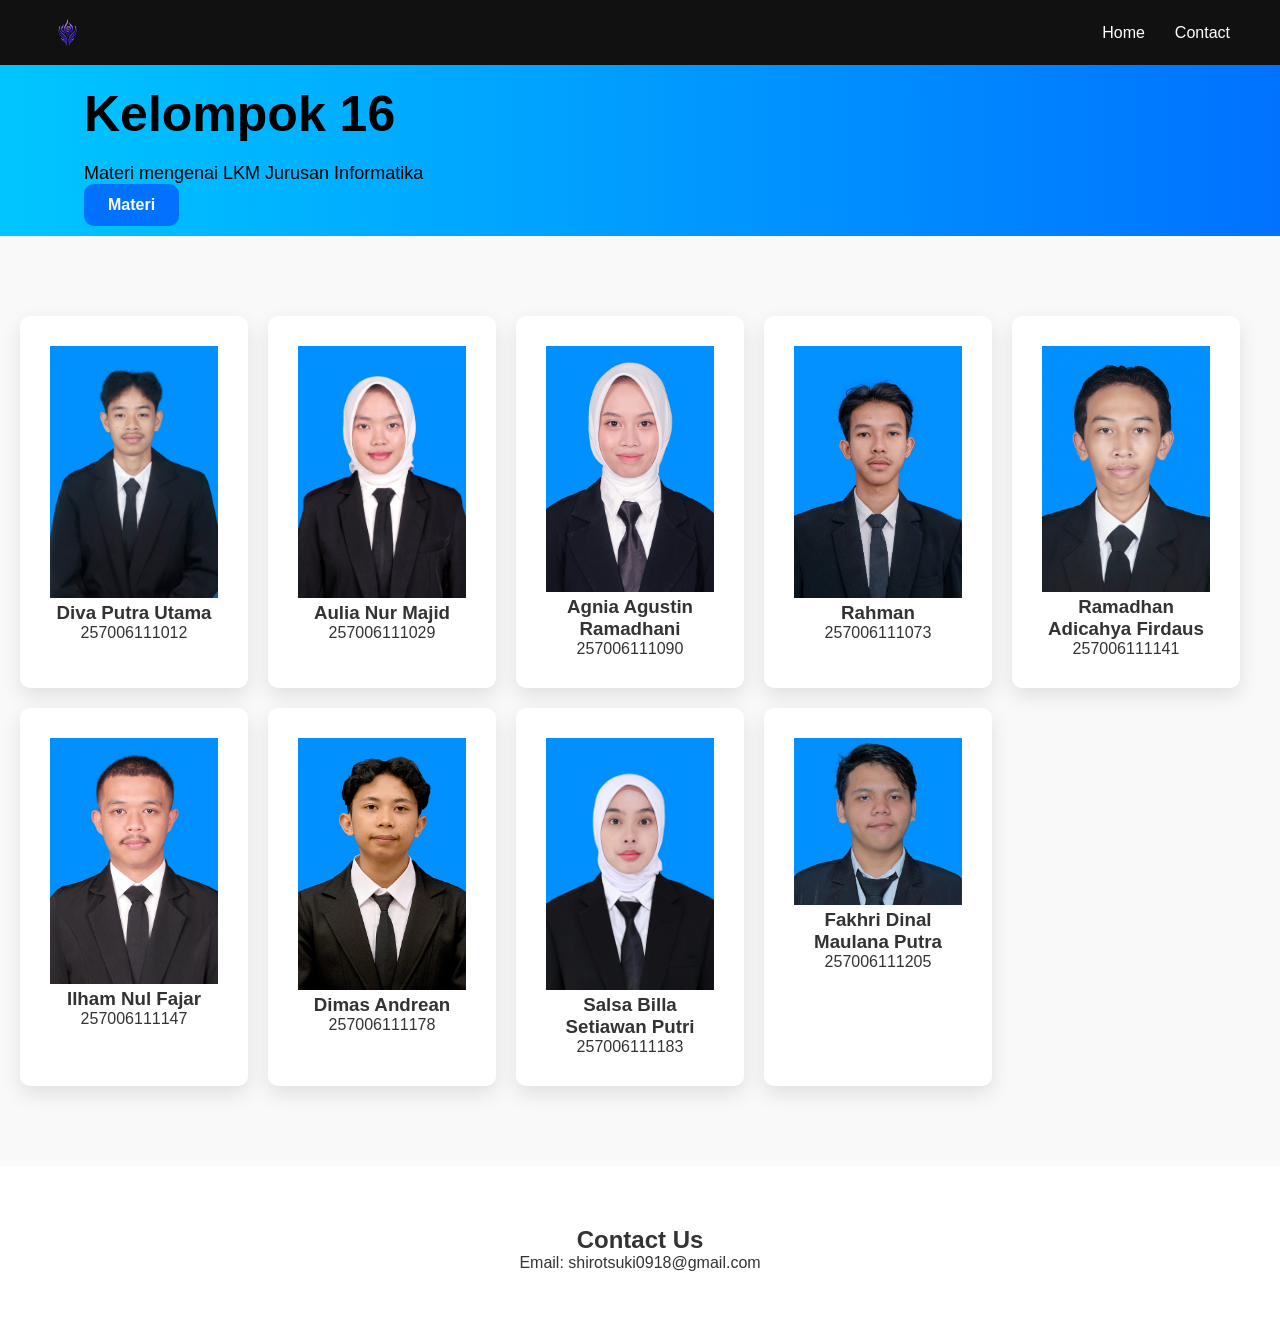
<file: index.html>
<!DOCTYPE html>
<html lang="id">
<head>
    <meta charset="UTF-8">
    <title>Web Kelompok 16</title>
  
    <link rel="stylesheet" href="style.css">
    <link rel="icon" href="images/logo.png">

    <meta property="og:title" content="Web LKM Kelompok 16 Informatika UNSIL Angkatan 2025">
    <meta property="og:description" content="Website dibuat untuk memenuhi tugas LKM Jurusan Informatika 2026.">
    <meta property="og:type" content="website">
    <meta property="og:image" content="images/logo.png">
  
    <meta name="viewport" content="width=device-width, initial-scale=1.0">
    <meta name="description" content="Website Kelompok 16 Jurusan Informatika UNSIL.">
</head>
<body>

    <!-- Navbar -->
    <nav class="navbar">
        <div class="logo">
            <img src="images/logo.png" alt="Logo">
        </div>
        <ul class="nav-links">
            <li><a href="./index.html">Home</a></li>
            <li><a href="./contact.html">Contact</a></li>
        </ul>
    </nav>


    <!-- Hero Section -->
    <section class="hero">
        <div class="container">
            <h1>Kelompok 16</h1>
            <p>Materi mengenai LKM Jurusan Informatika</p>
            <a href="materi.html" class="cta-btn">
            Materi
        </a>
        </div>

    </section>

    <!-- Features -->
    <section class="features" id="features">
        <div class="card">
            <img src="images/Diva.jpeg">
            <h3>Diva Putra Utama</h3>
            <p>257006111012</p>
        </div>
        <div class="card">
            <img src="images/Aulia.jpeg">
            <h3>Aulia Nur Majid</h3>
            <p>257006111029</p>
        </div>
        <div class="card">
            <img src="images/Agnia.jpeg">
            <h3>Agnia Agustin Ramadhani</h3>
            <p>257006111090</p>
        </div>
        <div class="card">
            <img src="images/Rahman.jpeg">
            <h3>Rahman</h3>
            <p>257006111073</p>
        </div>
        <div class="card">
            <img src="images/Ramadhan.jpg">
            <h3>Ramadhan Adicahya Firdaus</h3>
            <p>257006111141</p>
        </div>
        <div class="card">
            <img src="images/Ilham.jpeg">
            <h3>Ilham Nul Fajar</h3>
            <p>257006111147</p>
        </div>
        <div class="card">
            <img src="images/Dimas.jpeg">
            <h3>Dimas Andrean</h3>
            <p>257006111178</p>
        </div>
        <div class="card">
            <img src="images/Salsabilla.jpeg">
            <h3>Salsa Billa Setiawan Putri</h3>
            <p>257006111183</p>
        </div>
        <div class="card">
            <img src="images/Fakhri.jpeg">
            <h3>Fakhri Dinal Maulana Putra</h3>
            <p>257006111205</p>
        </div>
    </section>

    <!-- Contact -->
    <section class="contact" id="contact">
        <h2>Contact Us</h2>
        <p>Email: shirotsuki0918@gmail.com</p>
    </section>

<script src="script.js"></script>

</body>
</html>
</file>
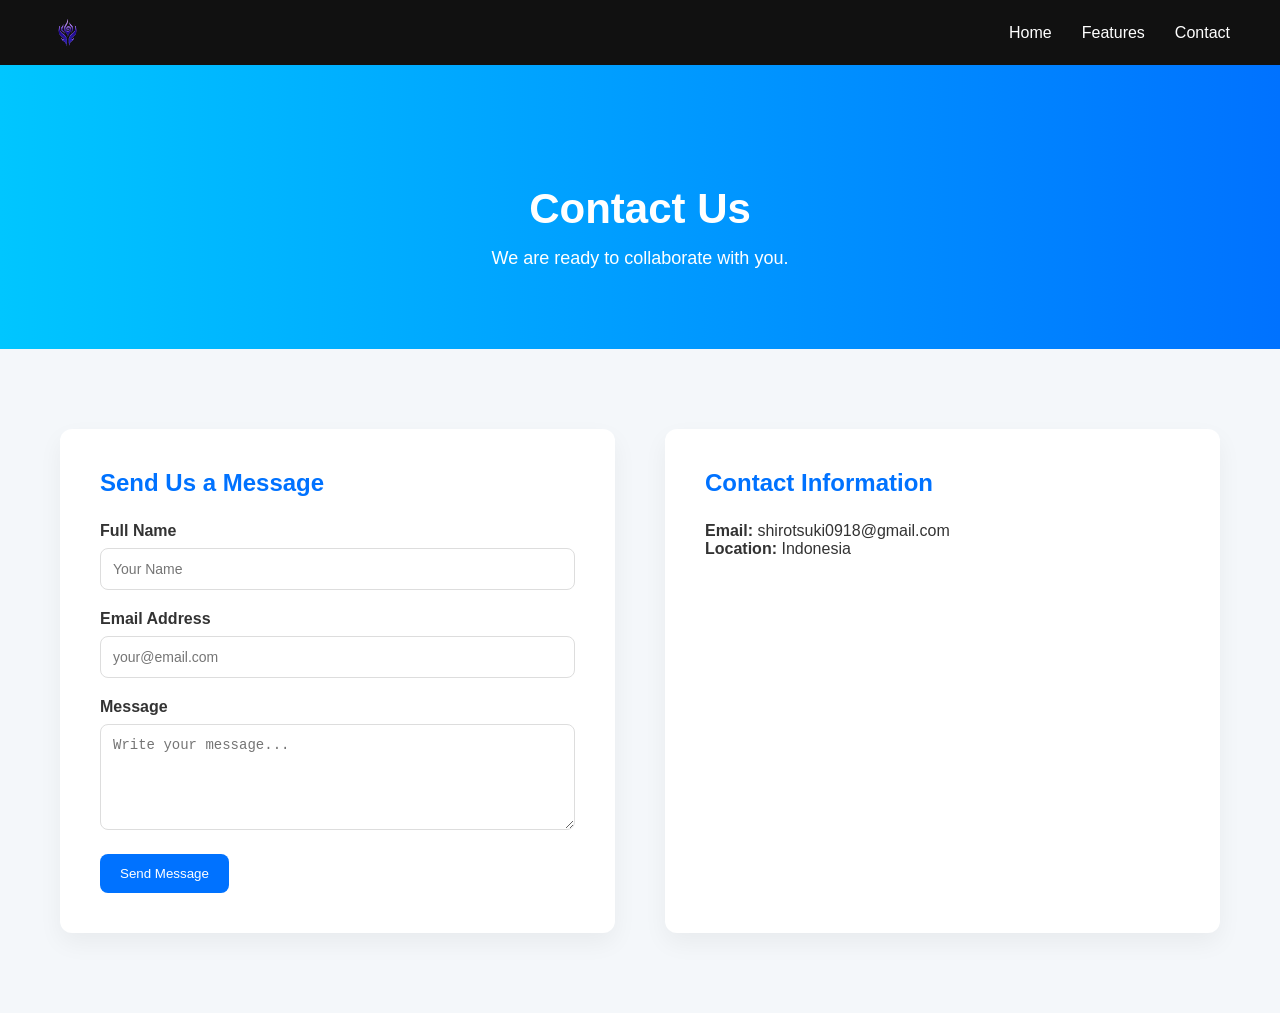
<file: contact.html>
<!DOCTYPE html>
<html>
<head>
    <meta charset="UTF-8">
    <title>Contact | Kelompok 16</title>
    <link rel="stylesheet" href="style.css">
    <link rel="icon" href="images/logo.png">
</head>
<body>

    <nav class="navbar">
        <div class="logo">
            <img src="images/logo.png" alt="Logo">
        </div>
        <ul class="nav-links">
            <li><a href="/">Home</a></li>
            <li><a href="/features.html">Features</a></li>
            <li><a href="/contact.html">Contact</a></li>
        </ul>
    </nav>

    <section class="page-hero">
    <div class="container">
        <h1>Contact Us</h1>
        <p>We are ready to collaborate with you.</p>
    </div>
    </section>

    <section class="contact-page">
        <div class="container contact-wrapper">

            <!-- LEFT SIDE - CONTACT FORM -->
            <div class="contact-form">
                <h2>Send Us a Message</h2>

                <form>
                    <div class="form-group">
                        <label>Full Name</label>
                        <input type="text" placeholder="Your Name" required>
                    </div>

                    <div class="form-group">
                        <label>Email Address</label>
                        <input type="email" placeholder="your@email.com" required>
                    </div>

                    <div class="form-group">
                        <label>Message</label>
                        <textarea rows="5" placeholder="Write your message..." required></textarea>
                    </div>

                    <button type="submit" class="btn-primary">Send Message</button>
                </form>
            </div>

            <!-- RIGHT SIDE - CONTACT INFO -->
            <div class="contact-info">
                <h2>Contact Information</h2>
                <p><strong>Email:</strong> shirotsuki0918@gmail.com</p>
                <p><strong>Location:</strong> Indonesia</p>
            </div>

        </div>
    </section>

    <script src="script.js"></script>
</body>
</html>
</file>
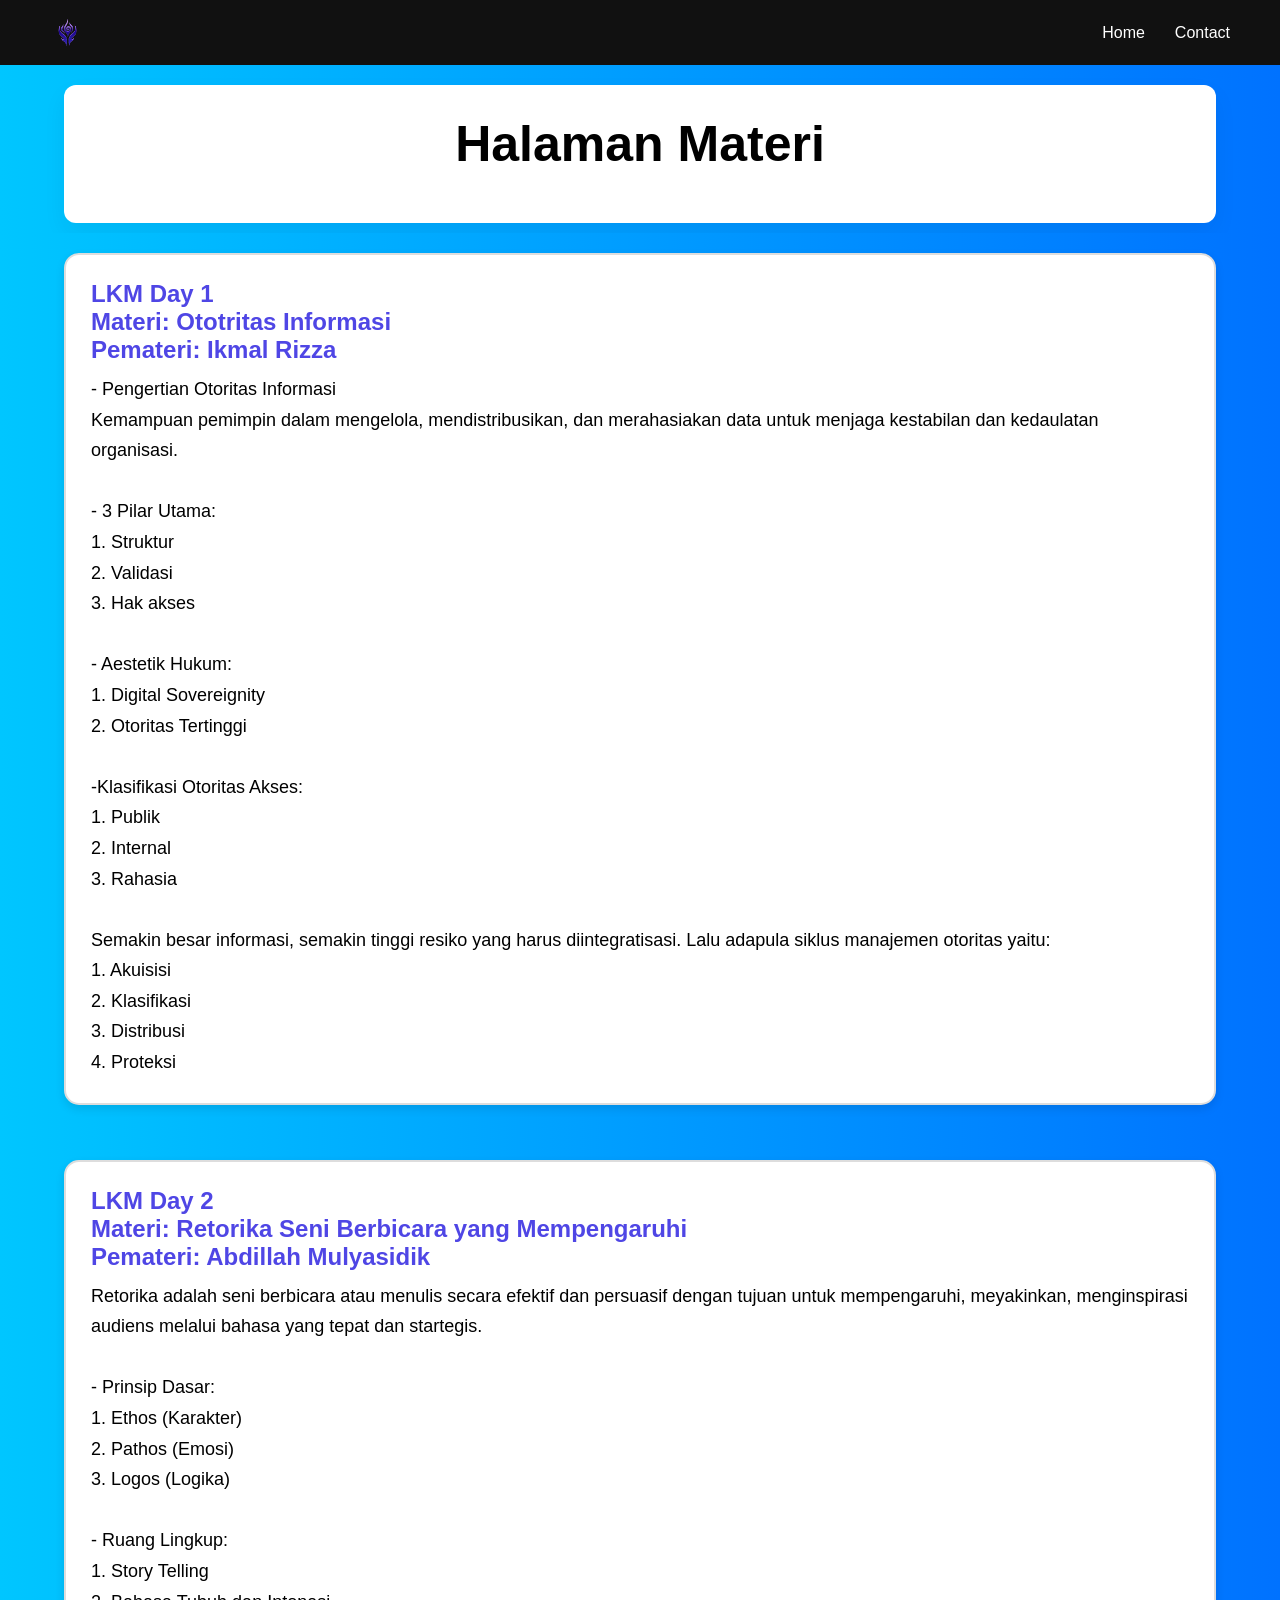
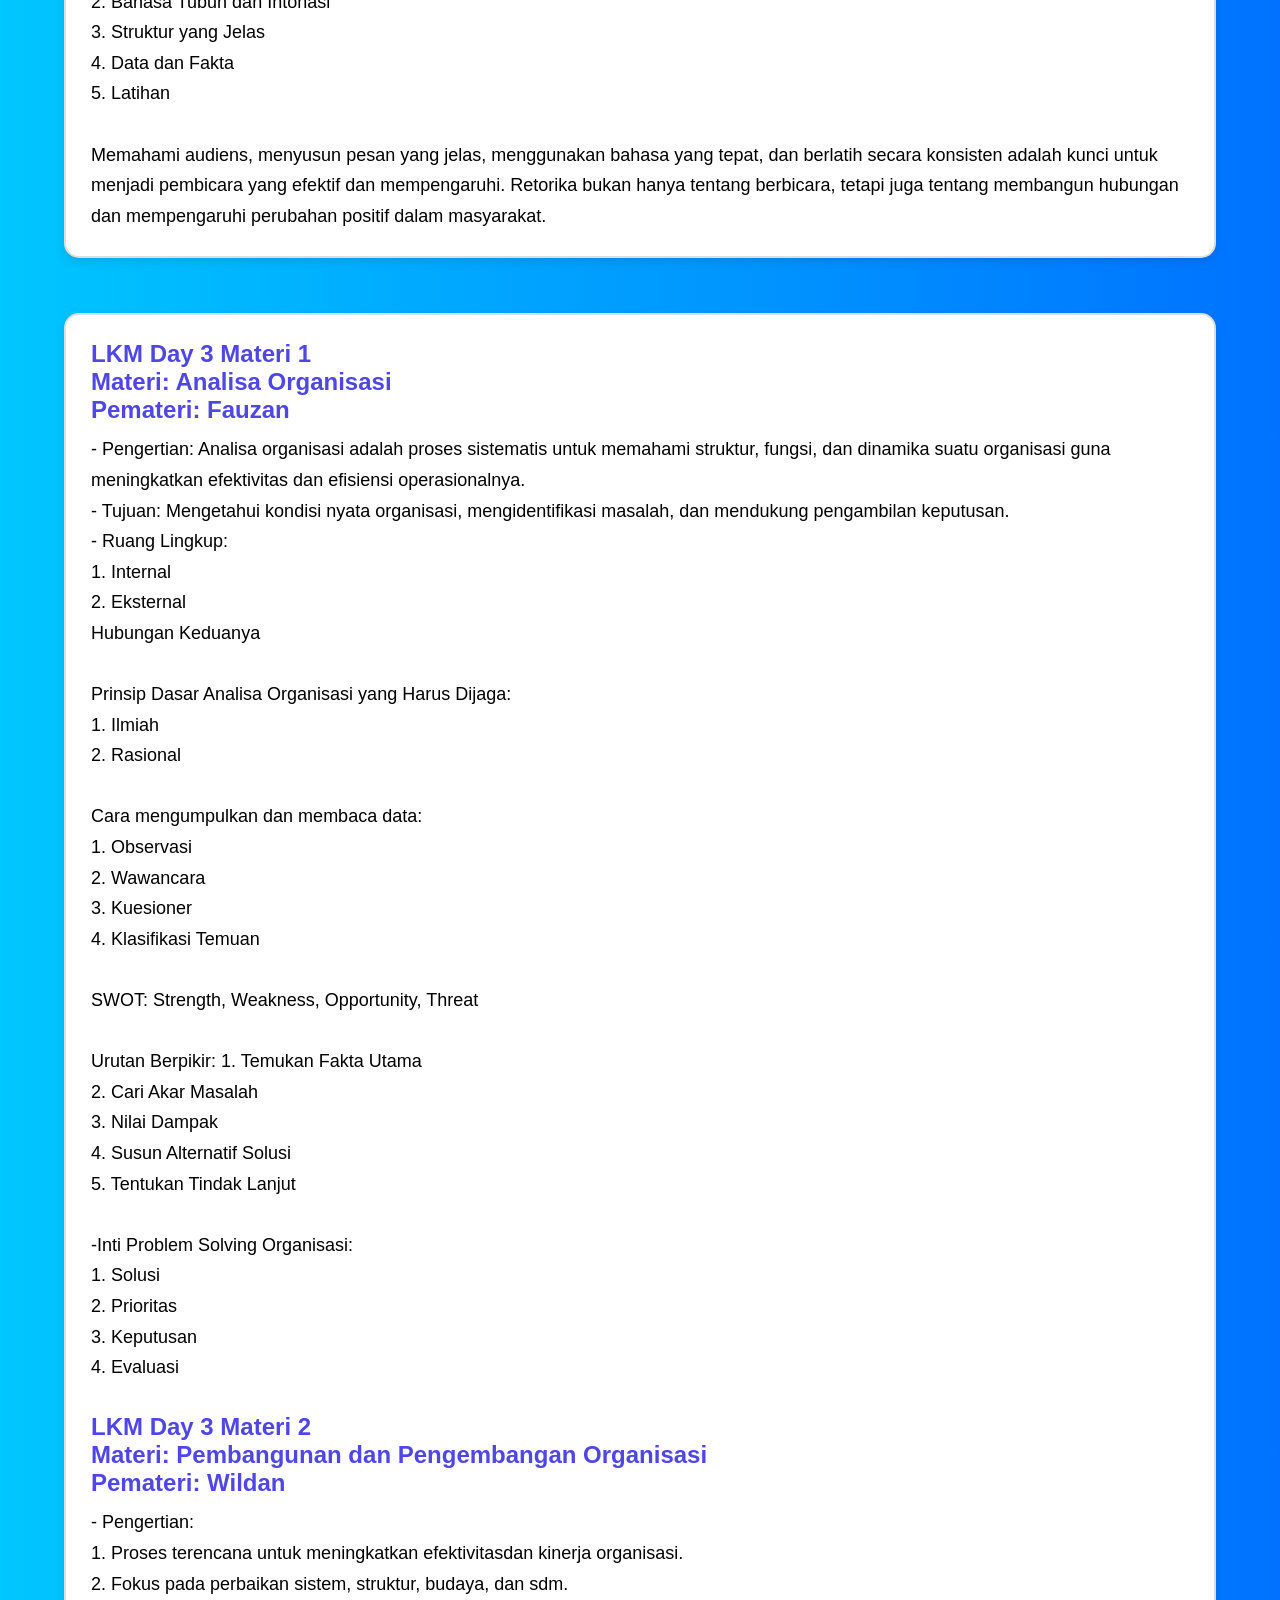
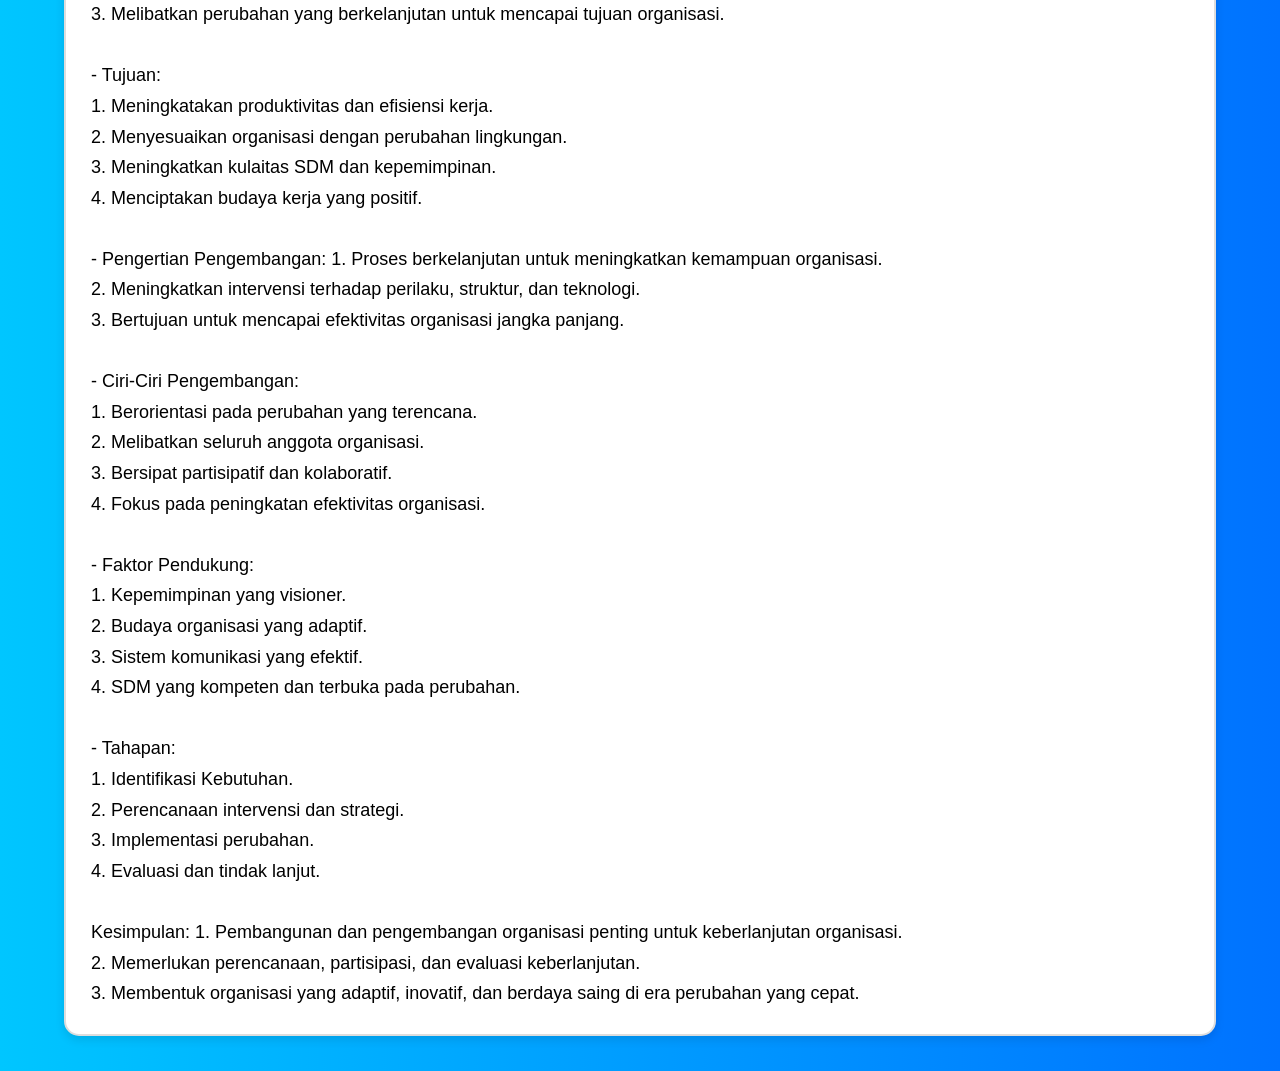
<file: materi.html>
<!DOCTYPE html>
<html lang="id">
<head>
    <meta charset="UTF-8">
    <meta name="viewport" content="width=device-width, initial-scale=1.0">
    <title>Materi | Kelompok 16</title>

    <link rel="stylesheet" href="style.css">
    <link rel="icon" href="images/logo.png">
</head>
<body>

    <nav class="navbar">
        <div class="logo">
            <img src="images/logo.png" alt="Logo">
        </div>

        <ul class="nav-links">
            <li><a href="./index.html">Home</a></li>
            <li><a href="./contact.html">Contact</a></li>
        </ul>
    </nav>

    <section class="hero">
        <div class="feature-card">
            <h1>Halaman Materi</h1>
            </div></section>
            <section class="hero">
            <div class="day-box">
        
        <h2>LKM Day 1<br>
            Materi: Ototritas Informasi<br>
            Pemateri: Ikmal Rizza<br>
        </h2>

        <p>
            - Pengertian Otoritas Informasi<br>
            Kemampuan pemimpin dalam mengelola, mendistribusikan, dan merahasiakan data untuk menjaga kestabilan dan kedaulatan organisasi.<br><br>

            - 3 Pilar Utama:<br>
            1. Struktur<br>
            2. Validasi<br>
            3. Hak akses<br>
            <br>
            - Aestetik Hukum:<br>
            1. Digital Sovereignity<br>
            2. Otoritas Tertinggi<br>
            <br>
            -Klasifikasi Otoritas Akses:<br>
            1. Publik<br>
            2. Internal<br>
            3. Rahasia<br>
            <br>
            Semakin besar informasi, semakin tinggi resiko yang harus diintegratisasi. Lalu adapula siklus manajemen otoritas yaitu:<br>
            1. Akuisisi<br>
            2. Klasifikasi<br>
            3. Distribusi<br>
            4. Proteksi<br>
        </p>

    </div>
    </section>

    <!-- DAY 2 -->
    <section class="hero">
    <div class="day-box">

        <h2>LKM Day 2<br>
            Materi: Retorika Seni Berbicara yang Mempengaruhi<br>
            Pemateri: Abdillah Mulyasidik<br>
        </h2>

        <p>
            Retorika adalah seni berbicara atau menulis secara efektif dan persuasif dengan tujuan untuk mempengaruhi, meyakinkan, menginspirasi audiens melalui bahasa yang tepat dan startegis.
            <br><br>
            - Prinsip Dasar:<br>
            1. Ethos (Karakter)<br>
            2. Pathos (Emosi)<br>
            3. Logos (Logika)<br>
            <br>
            - Ruang Lingkup:<br>
            1. Story Telling<br>
            2. Bahasa Tubuh dan Intonasi<br>
            3. Struktur yang Jelas<br>
            4. Data dan Fakta<br>
            5. Latihan<br>
            <br>
            Memahami audiens, menyusun pesan yang jelas, menggunakan bahasa yang tepat, dan berlatih secara konsisten adalah kunci untuk menjadi pembicara yang efektif dan mempengaruhi. Retorika bukan hanya tentang berbicara, tetapi juga tentang membangun hubungan dan mempengaruhi perubahan positif dalam masyarakat.
        </p>

    </div>
    </section>

    <!-- DAY 3 -->
    <section class="hero">
    <div class="day-box">

        <h2>LKM Day 3 Materi 1<br>
        Materi: Analisa Organisasi<br>
        Pemateri: Fauzan<br>
        </h2>

        <p>
            - Pengertian: Analisa organisasi adalah proses sistematis untuk memahami struktur, fungsi, dan dinamika suatu organisasi guna meningkatkan efektivitas dan efisiensi operasionalnya.<br>
            - Tujuan: Mengetahui kondisi nyata organisasi, mengidentifikasi masalah, dan mendukung pengambilan keputusan.<br>
            - Ruang Lingkup:<br>
            1. Internal<br>
            2. Eksternal<br>
            Hubungan Keduanya<br>
            <br>
            Prinsip Dasar Analisa Organisasi yang Harus Dijaga:<br>
            1. Ilmiah<br>
            2. Rasional<br>
            <br>
            Cara mengumpulkan dan membaca data:<br>
            1. Observasi<br>
            2. Wawancara<br>
            3. Kuesioner<br>
            4. Klasifikasi Temuan<br>
            <br>
            SWOT: Strength, Weakness, Opportunity, Threat<br>
            <br>
            Urutan Berpikir:
            1. Temukan Fakta Utama<br>
            2. Cari Akar Masalah<br>
            3. Nilai Dampak<br>
            4. Susun Alternatif Solusi<br>
            5. Tentukan Tindak Lanjut<br>
            <br>
            -Inti Problem Solving Organisasi:<br>
            1. Solusi<br>
            2. Prioritas<br>
            3. Keputusan<br>
            4. Evaluasi<br><br>
        </p>

        <h2>LKM Day 3 Materi 2<br>
        Materi: Pembangunan dan Pengembangan Organisasi<br>
        Pemateri: Wildan<br>
        </h2>

        <p>
            - Pengertian:<br> 
            1. Proses terencana untuk meningkatkan efektivitasdan kinerja organisasi.<br>
            2. Fokus pada perbaikan sistem, struktur, budaya, dan sdm.<br>
            3. Melibatkan perubahan yang berkelanjutan untuk mencapai tujuan organisasi.<br>
            <br>
            - Tujuan: <br>
            1. Meningkatakan produktivitas dan efisiensi kerja.<br>
            2. Menyesuaikan organisasi dengan perubahan lingkungan.<br>
            3. Meningkatkan kulaitas SDM dan kepemimpinan.<br>
            4. Menciptakan budaya kerja yang positif.<br>
            <br>
            - Pengertian Pengembangan:
            1. Proses berkelanjutan untuk meningkatkan kemampuan organisasi.<br>
            2. Meningkatkan intervensi terhadap perilaku, struktur, dan teknologi.<br>
            3. Bertujuan untuk mencapai efektivitas organisasi jangka panjang.<br>
            <br>
            - Ciri-Ciri Pengembangan:<br>
            1. Berorientasi pada perubahan yang terencana.<br>
            2. Melibatkan seluruh anggota organisasi.<br>
            3. Bersipat partisipatif dan kolaboratif.<br>
            4. Fokus pada peningkatan efektivitas organisasi.<br>
            <br>
            - Faktor Pendukung:<br>
            1. Kepemimpinan yang visioner.<br>
            2. Budaya organisasi yang adaptif.<br>
            3. Sistem komunikasi yang efektif.<br>
            4. SDM yang kompeten dan terbuka pada perubahan.<br>
            <br>
            - Tahapan:<br>
            1. Identifikasi Kebutuhan.<br>
            2. Perencanaan intervensi dan strategi.<br>
            3. Implementasi perubahan.<br>
            4. Evaluasi dan tindak lanjut.<br>
                <br>
            Kesimpulan: 
            1. Pembangunan dan pengembangan organisasi penting untuk keberlanjutan organisasi.<br>
            2. Memerlukan perencanaan, partisipasi, dan evaluasi keberlanjutan.<br>
            3. Membentuk organisasi yang adaptif, inovatif, dan berdaya saing di era perubahan yang cepat.
        </p>


    </div>
    </section>

        
    <script src="script.js"></script>

</body>
</html>
</file>
<file: style.css>
* {
    margin: 0;
    padding: 0;
    box-sizing: border-box;
}

/* Responsive */
@media (max-width: 768px) {
    .features {
        flex-direction: column;
        align-items: center;
    }
}

/* Responsive */
@media (max-width: 768px) {
    .contact-wrapper {
        grid-template-columns: 1fr;
    }
}

@keyframes fadeIn {
    from { opacity: 0; transform: translateY(-10px); }
    to { opacity: 1; transform: translateY(0); }
}

html {
    scroll-behavior: smooth;
}

.buttons{
    display:grid;
    grid-template-columns:repeat(4,1fr);
    gap:10px;
}

.buttons button{
    height:60px;
    font-size:20px;
    border:none;
    border-radius:8px;
    cursor:pointer;
}

button{
background:#333;
color:white;
}

button:hover{
background:#555;
}

body {
    font-family: Arial, sans-serif;
    color: #333;
}

.btn-primary {
    background: #0072ff;
    color: white;
    padding: 12px 20px;
    border: none;
    border-radius: 8px;
    cursor: pointer;
    transition: 0.3s;
}

.btn-primary:hover {
    background: #005ac1;
}

.btn-secondary {
    background: #f0f0f0;
    border: none;
    padding: 10px;
    border-radius: 8px;
    cursor: pointer;
    margin-top: 10px;
}

.card {
    background: white;
    padding: 30px;
    width: calc(20% - 20px);
    text-align: center;
    border-radius: 10px;
    box-shadow: 0 8px 20px rgba(0,0,0,0.1);
    transition: 0.3s;
}

.card img{
  max-width:100%;
  max-height:100%;
  object-fit:contain;
}

.card:hover {
    transform: translateY(-8px);
    box-shadow: 0 15px 30px rgba(0,0,0,0.15);
}

.close {
    position: absolute;
    right: 15px;
    top: 10px;
    font-size: 35px;
    cursor: pointer;
}

/* Contact */
.contact {
    padding: 60px 20px;
    text-align: center;
}

/* ===== CONTACT PAGE ===== */

.contact-page {
    padding: 80px 20px;
    background-color: #f4f7fa;
}

.contact-wrapper {
    display: grid;
    grid-template-columns: 1fr 1fr;
    gap: 50px;
}

.contact-form,
.contact-info {
    background: white;
    padding: 40px;
    border-radius: 12px;
    box-shadow: 0 10px 25px rgba(0, 0, 0, 0.05);
}

.contact-form h2,
.contact-info h2 {
    margin-bottom: 25px;
    color: #0072ff;
}

.container {
    max-width: 1200px;
    margin: auto;
    padding: 0 20px;
}

.cta-btn {
    display: inline-block;
    padding: 12px 24px;
    background-color: #0072ff;
    color: rgb(255, 255, 255);
    text-decoration: none;
    border-radius: 10px;
    font-weight: bold;
    transition: 0.3s;
}

.cta-btn:hover {
    background-color: #261e91;
    transform: translateY(-2px);
}

.materi {
    padding: 60px 10%;
}

.day-box {
    background: white;
    border: 2px solid #ddd;
    border-radius: 15px;
    padding: 25px;
    margin-bottom: 25px;

    box-shadow: 0 4px 10px rgba(0,0,0,0.1);

    transition: 0.3s;
}

.day-box:hover {
    transform: translateY(-5px);
}

.day-box h2 {
    margin-bottom: 10px;
    color: #4f46e5;
}

.day-box p {
    line-height: 1.7;
}

#display{
    width:100%;
    height:60px;
    font-size:24px;
    text-align:right;
    margin-bottom:15px;
    padding:10px;
}

.divider {
    margin: 15px 0;
    color: #888;
}

/* Features */
.features {
    display: flex;
    flex-wrap: wrap;
    gap: 20px;
    padding: 80px 20px;
    background-color: #f9f9f9;
}

/* ===== FEATURES PAGE ===== */

.features-page {
    padding: 80px 20px;
    background-color: #f9f9f9;
}

.features-grid {
    display: grid;
    grid-template-columns: repeat(auto-fit, minmax(250px, 1fr));
    gap: 30px;
    margin-top: 40px;
}

.feature-card {
    background: white;
    padding: 30px;
    border-radius: 12px;
    box-shadow: 0 10px 25px rgba(0, 0, 0, 0.05);
    text-align: center;
    transition: transform 0.3s ease, box-shadow 0.3s ease;
}

.feature-card:hover {
    transform: translateY(-8px);
    box-shadow: 0 15px 35px rgba(0, 0, 0, 0.1);
}

.feature-card h3 {
    margin-bottom: 15px;
    font-size: 20px;
    color: #0072ff;
}

.feature-card p {
    color: #555;
    font-size: 15px;
    line-height: 1.6;
}

/* Footer */
footer {
    background: #111;
    color: white;
    text-align: center;
    padding: 20px;
}

.form-group {
    margin-bottom: 20px;
}

.form-group label {
    display: block;
    margin-bottom: 8px;
    font-weight: 600;
}

.form-group input,
.form-group textarea {
    width: 100%;
    padding: 12px;
    border: 1px solid #ddd;
    border-radius: 8px;
    font-size: 14px;
}

.form-group input:focus,
.form-group textarea:focus {
    outline: none;
    border-color: #0072ff;
}

/* Hero */
.hero {
    background: linear-gradient(to right, #00c6ff, #0072ff);
    display: left;
    flex-direction: column;
    justify-content: center;
    align-items: center;
    color: rgb(0, 0, 0);
    text-align: left;
    padding: 20px 5% 10px;
}

.hero h1 {
    font-size: 50px;
    margin-bottom: 20px;
}

.hero p {
    font-size: 18px;
    margin-bottom: 0px;
}

.hero button {
    padding: 12px 30px;
    border: none;
    border-radius: 5px;
    background: white;
    color: #0072ff;
    font-weight: bold;
    cursor: pointer;
    transition: 0.3s;
}

.hero button:hover {
    background: #f0f0f0;
}

.login-btn {
    background: #0072ff;
    color: white;
    border: none;
    padding: 8px 16px;
    border-radius: 6px;
    cursor: pointer;
}

.logo {
    display: flex;
    align-items: center;
}

.logo img {
    height: 35px;
    width: auto;
    object-fit: contain;
}

.modal {
    display: none;
    position: fixed;
    z-index: 999;
    left: 0;
    top: 0;
    width: 100%;
    height: 100%;
    background: rgba(0,0,0,0.5);
    justify-content: center;
    align-items: center;
}

.modal-content {
    background: white;
    padding: 40px;
    border-radius: 12px;
    width: 350px;
    text-align: center;
    position: relative;
    animation: fadeIn 0.3s ease;
}

.modal-content input {
    width: 100%;
    padding: 12px;
    margin: 10px 0;
    border-radius: 8px;
    border: 1px solid #000000;
}


/* Navbar */
.navbar {
    display: flex;
    justify-content: space-between;
    align-items: center;
    padding: 15px 50px;
    background-color: #111;
    color: white;
}

.nav-links {
    list-style: none;
    display: flex;
    gap: 30px;
}

.nav-links a {
    text-decoration: none;
    color: white;
    transition: 0.3s;
}

.nav-links a.active {
    border-bottom: 2px solid #00c6ff;
}

.nav-links a:hover {
    color: #00c6ff;
}

.page-hero {
    padding: 120px 20px 80px;
    background: linear-gradient(to right, #00c6ff, #0072ff);
    color: white;
    text-align: center;
}

.page-hero h1 {
    font-size: 42px;
    margin-bottom: 15px;
}

.page-hero p {
    font-size: 18px;
}

#result{
    color: rgb(0, 0, 0);
    font-weight: bold;
    font-size: 22px;
    margin-top: 15px;
}
</file>
